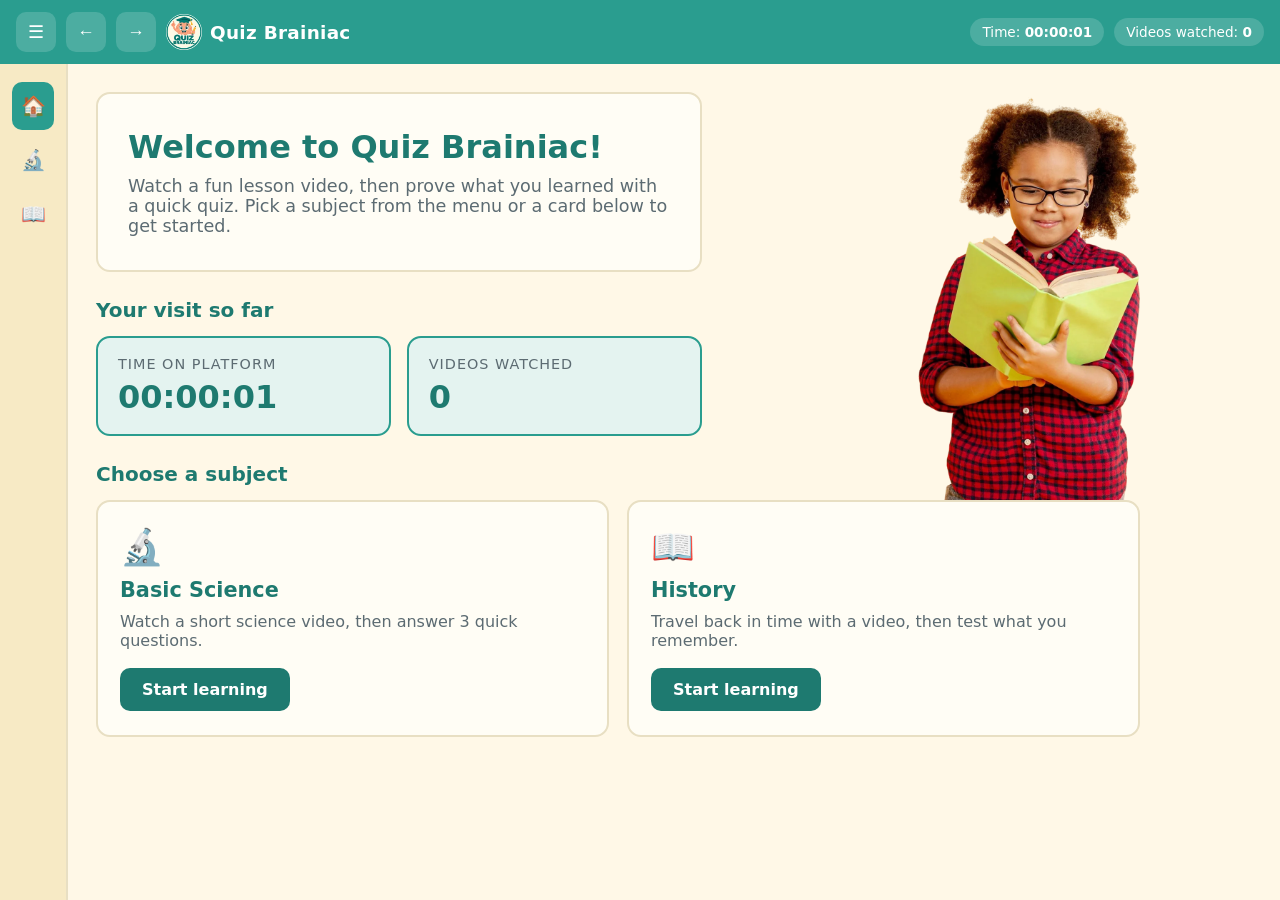
<file: index.html>
<!DOCTYPE html>
<html lang="en">
<head>
  <meta charset="UTF-8">
  <meta name="viewport" content="width=device-width, initial-scale=1.0">
  <title>Quiz Brainiac — Fun Learning for Kids</title>
  <meta name="description" content="Quiz Brainiac: watch short lesson videos and take fun quizzes in Basic Science and History.">
  <link rel="stylesheet" href="styles.css">
</head>
<body class="sidebar-collapsed" data-page="home">

  <header class="site-header">
    <button class="header-btn" data-action="toggle-sidebar" aria-label="Toggle menu" aria-controls="sidebar" aria-expanded="false">&#9776;</button>
    <button class="header-btn" data-action="go-back" aria-label="Go back">&#8592;</button>
    <button class="header-btn" data-action="go-forward" aria-label="Go forward">&#8594;</button>
    <a class="logo" href="index.html" aria-label="Quiz Brainiac"><img class="logo-badge" src="logo.webp" alt=""> <span class="logo-text">Quiz Brainiac</span></a>
    <div class="header-stats">
      <span class="stat-pill"><span class="stat-label">Time: </span><strong data-stat="time">00:00:00</strong></span>
      <span class="stat-pill"><span class="stat-label">Videos watched: </span><strong data-stat="videos">0</strong></span>
    </div>
  </header>

  <div class="layout">
    <aside class="sidebar" id="sidebar">
      <p class="sidebar-label">Menu</p>
      <nav class="sidebar-nav" aria-label="Main navigation">
        <a class="nav-link" href="index.html" data-nav="home">
          <span class="nav-icon">&#127968;</span><span class="nav-text">Home</span>
        </a>
        <a class="nav-link" href="basic-science.html" data-nav="science">
          <span class="nav-icon">&#128300;</span><span class="nav-text">Basic Science</span>
        </a>
        <a class="nav-link" href="history.html" data-nav="history">
          <span class="nav-icon">&#128214;</span><span class="nav-text">History</span>
        </a>
      </nav>
    </aside>
    <div class="sidebar-overlay"></div>

    <main class="main landing">
      <section class="hero">
        <h1>Welcome to Quiz Brainiac!</h1>
        <p>Watch a fun lesson video, then prove what you learned with a quick quiz. Pick a subject from the menu or a card below to get started.</p>
      </section>

      <section aria-labelledby="stats-heading">
        <h2 class="section-title" id="stats-heading">Your visit so far</h2>
        <div class="stat-cards">
          <div class="stat-card">
            <p class="stat-name">Time on platform</p>
            <p class="stat-value" data-stat="time">00:00:00</p>
          </div>
          <div class="stat-card">
            <p class="stat-name">Videos watched</p>
            <p class="stat-value" data-stat="videos">0</p>
          </div>
        </div>
      </section>

      <section class="subjects-section" aria-labelledby="subjects-heading">
        <h2 class="section-title" id="subjects-heading">Choose a subject</h2>
        <div class="subject-grid">
          <a class="subject-card" href="basic-science.html">
            <span class="subject-emoji">&#128300;</span>
            <h3>Basic Science</h3>
            <p>Watch a short science video, then answer 3 quick questions.</p>
            <span class="btn btn-primary card-cta">Start learning</span>
          </a>
          <img class="landing-mascot" src="girl-standing.webp" alt="" aria-hidden="true">
          <a class="subject-card" href="history.html">
            <span class="subject-emoji">&#128214;</span>
            <h3>History</h3>
            <p>Travel back in time with a video, then test what you remember.</p>
            <span class="btn btn-primary card-cta">Start learning</span>
          </a>
        </div>
      </section>
    </main>
  </div>

  <script src="app.js"></script>
</body>
</html>
</file>
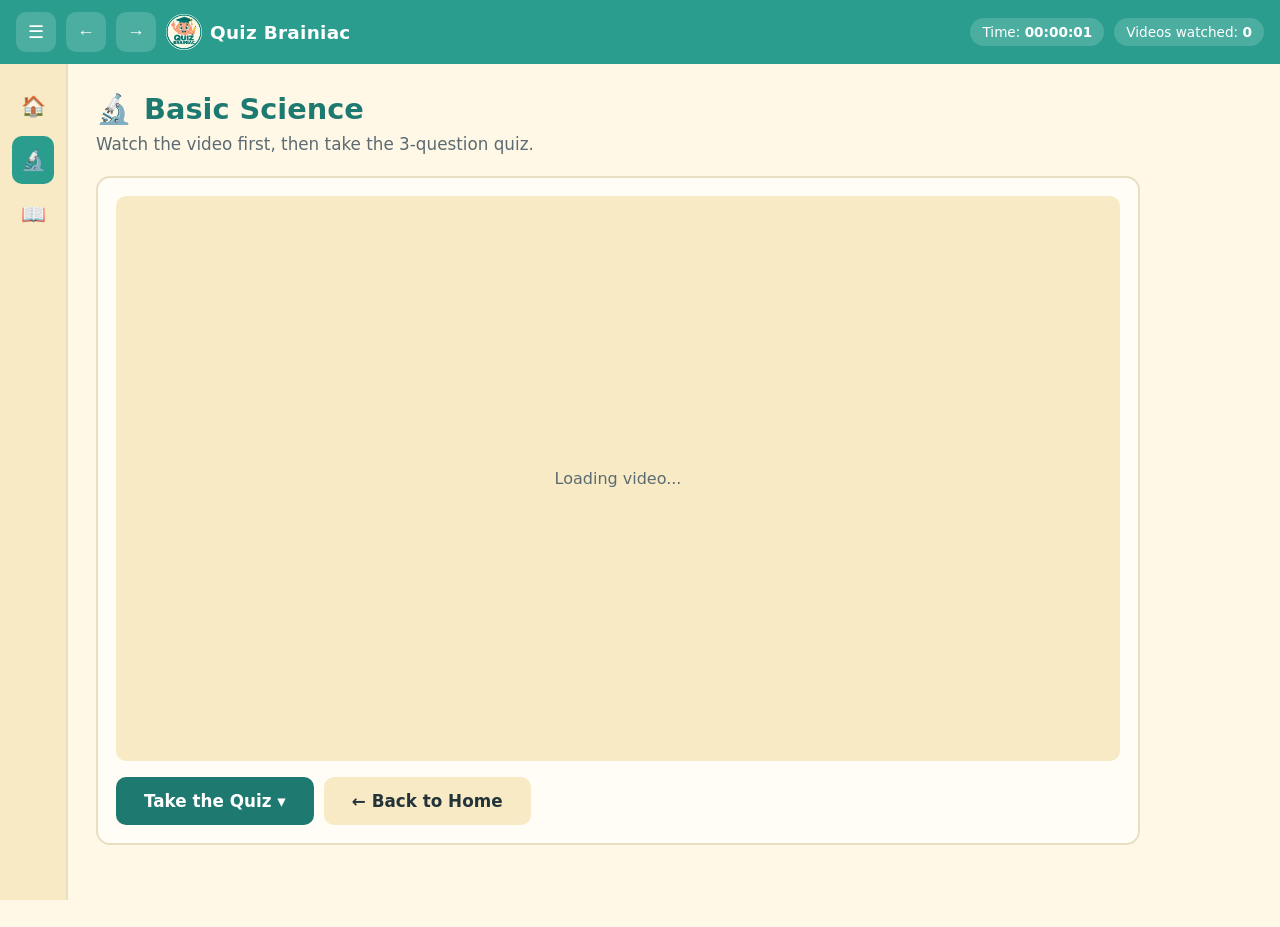
<file: basic-science.html>
<!DOCTYPE html>
<html lang="en">
<head>
  <meta charset="UTF-8">
  <meta name="viewport" content="width=device-width, initial-scale=1.0">
  <title>Basic Science — Quiz Brainiac</title>
  <meta name="referrer" content="strict-origin-when-cross-origin">
  <link rel="stylesheet" href="styles.css">
</head>
<body class="sidebar-collapsed" data-page="science" data-subject="science" data-video-id="xccen5KIlFc">

  <header class="site-header">
    <button class="header-btn" data-action="toggle-sidebar" aria-label="Toggle menu" aria-controls="sidebar" aria-expanded="false">&#9776;</button>
    <button class="header-btn" data-action="go-back" aria-label="Go back">&#8592;</button>
    <button class="header-btn" data-action="go-forward" aria-label="Go forward">&#8594;</button>
    <a class="logo" href="index.html" aria-label="Quiz Brainiac"><img class="logo-badge" src="logo.webp" alt=""> <span class="logo-text">Quiz Brainiac</span></a>
    <div class="header-stats">
      <span class="stat-pill"><span class="stat-label">Time: </span><strong data-stat="time">00:00:00</strong></span>
      <span class="stat-pill"><span class="stat-label">Videos watched: </span><strong data-stat="videos">0</strong></span>
    </div>
  </header>

  <div class="layout">
    <aside class="sidebar" id="sidebar">
      <p class="sidebar-label">Menu</p>
      <nav class="sidebar-nav" aria-label="Main navigation">
        <a class="nav-link" href="index.html" data-nav="home">
          <span class="nav-icon">&#127968;</span><span class="nav-text">Home</span>
        </a>
        <a class="nav-link" href="basic-science.html" data-nav="science">
          <span class="nav-icon">&#128300;</span><span class="nav-text">Basic Science</span>
        </a>
        <a class="nav-link" href="history.html" data-nav="history">
          <span class="nav-icon">&#128214;</span><span class="nav-text">History</span>
        </a>
      </nav>
    </aside>
    <div class="sidebar-overlay"></div>

    <main class="main">
      <h1 class="page-title"><span aria-hidden="true">&#128300;</span> Basic Science</h1>
      <p class="page-subtitle">Watch the video first, then take the 3-question quiz.</p>

      <section class="video-card" aria-label="Lesson video">
        <div class="video-frame" id="player"></div>
        <div class="video-actions">
          <button class="btn btn-primary btn-large" id="reveal-quiz">Take the Quiz &#9662;</button>
          <a class="btn btn-cream btn-large" href="index.html">&#8592; Back to Home</a>
        </div>
      </section>

      <section class="quiz-section" id="quiz-section" hidden aria-labelledby="quiz-heading">
        <h2 id="quiz-heading">Quiz time!</h2>
        <p class="quiz-intro">Answer all 3 questions, then submit to see your score.</p>
        <div id="quiz-root"></div>
      </section>
    </main>
  </div>

  <script src="app.js"></script>
  <script src="quizzes.js"></script>
</body>
</html>
</file>
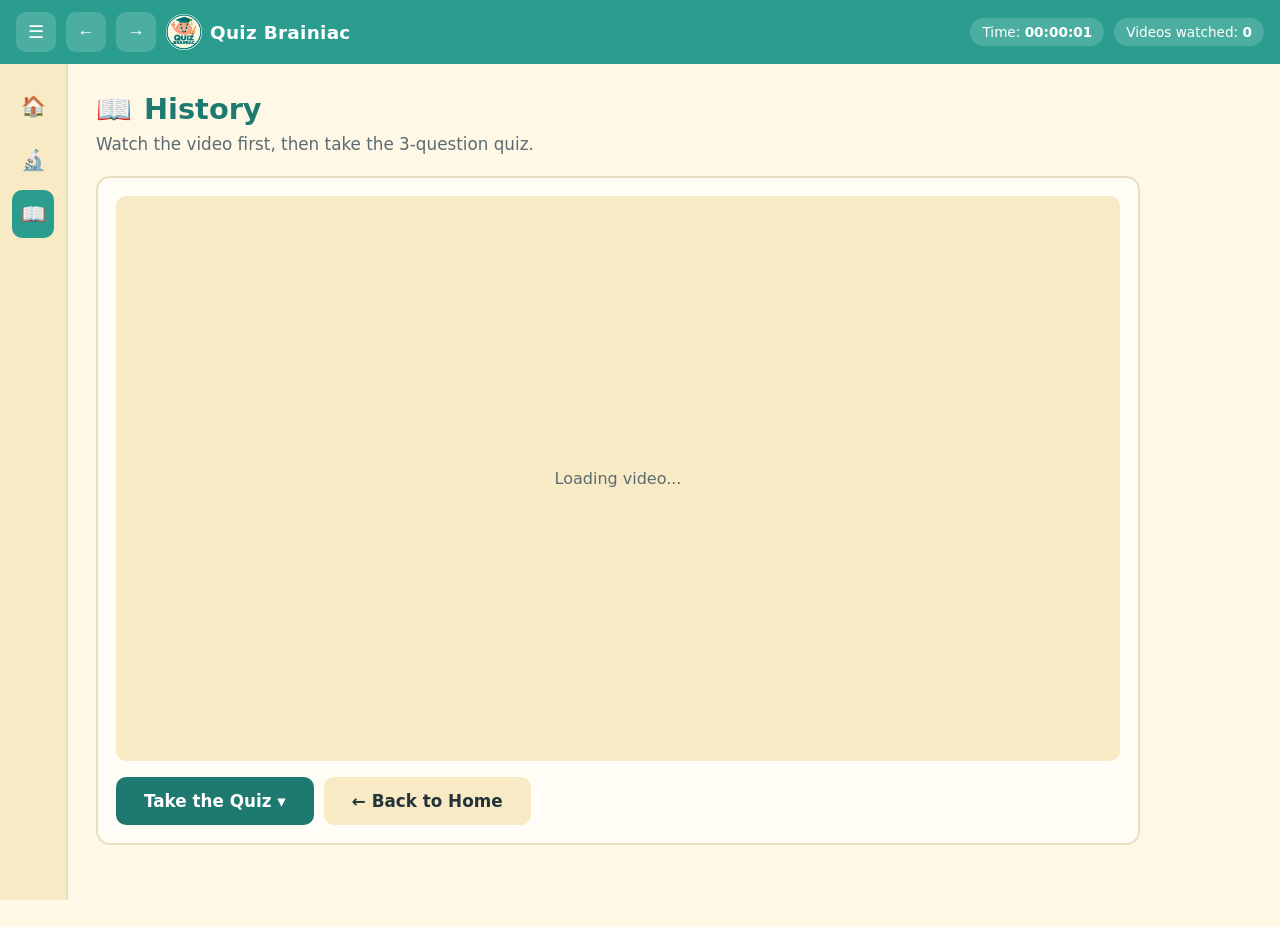
<file: history.html>
<!DOCTYPE html>
<html lang="en">
<head>
  <meta charset="UTF-8">
  <meta name="viewport" content="width=device-width, initial-scale=1.0">
  <title>History — Quiz Brainiac</title>
  <meta name="referrer" content="strict-origin-when-cross-origin">
  <link rel="stylesheet" href="styles.css">
</head>
<body class="sidebar-collapsed" data-page="history" data-subject="history" data-video-id="P8QUFuXqy3s">

  <header class="site-header">
    <button class="header-btn" data-action="toggle-sidebar" aria-label="Toggle menu" aria-controls="sidebar" aria-expanded="false">&#9776;</button>
    <button class="header-btn" data-action="go-back" aria-label="Go back">&#8592;</button>
    <button class="header-btn" data-action="go-forward" aria-label="Go forward">&#8594;</button>
    <a class="logo" href="index.html" aria-label="Quiz Brainiac"><img class="logo-badge" src="logo.webp" alt=""> <span class="logo-text">Quiz Brainiac</span></a>
    <div class="header-stats">
      <span class="stat-pill"><span class="stat-label">Time: </span><strong data-stat="time">00:00:00</strong></span>
      <span class="stat-pill"><span class="stat-label">Videos watched: </span><strong data-stat="videos">0</strong></span>
    </div>
  </header>

  <div class="layout">
    <aside class="sidebar" id="sidebar">
      <p class="sidebar-label">Menu</p>
      <nav class="sidebar-nav" aria-label="Main navigation">
        <a class="nav-link" href="index.html" data-nav="home">
          <span class="nav-icon">&#127968;</span><span class="nav-text">Home</span>
        </a>
        <a class="nav-link" href="basic-science.html" data-nav="science">
          <span class="nav-icon">&#128300;</span><span class="nav-text">Basic Science</span>
        </a>
        <a class="nav-link" href="history.html" data-nav="history">
          <span class="nav-icon">&#128214;</span><span class="nav-text">History</span>
        </a>
      </nav>
    </aside>
    <div class="sidebar-overlay"></div>

    <main class="main">
      <h1 class="page-title"><span aria-hidden="true">&#128214;</span> History</h1>
      <p class="page-subtitle">Watch the video first, then take the 3-question quiz.</p>

      <section class="video-card" aria-label="Lesson video">
        <div class="video-frame" id="player"></div>
        <div class="video-actions">
          <button class="btn btn-primary btn-large" id="reveal-quiz">Take the Quiz &#9662;</button>
          <a class="btn btn-cream btn-large" href="index.html">&#8592; Back to Home</a>
        </div>
      </section>

      <section class="quiz-section" id="quiz-section" hidden aria-labelledby="quiz-heading">
        <h2 id="quiz-heading">Quiz time!</h2>
        <p class="quiz-intro">Answer all 3 questions, then submit to see your score.</p>
        <div id="quiz-root"></div>
      </section>
    </main>
  </div>

  <script src="app.js"></script>
  <script src="quizzes.js"></script>
</body>
</html>
</file>
<file: styles.css>
:root {
  --cerulean: #2a9d8f;
  --cerulean-deep: #1e7a70;
  --cerulean-soft: #e4f3f0;
  --cream: #fff8e7;
  --cream-deep: #f7eac5;
  --card: #fffdf5;
  --ink: #243339;
  --ink-soft: #5c6b72;
  --line: #e8dfc3;
  --success: #2f9e63;
  --success-soft: #e5f5ec;
  --danger: #c74b50;
  --danger-soft: #fdeaea;
  --radius: 14px;
  --radius-sm: 10px;
  --sidebar-width: 228px;
  --sidebar-rail: 68px;
  --header-height: 64px;
  --font: "Trebuchet MS", "Segoe UI", system-ui, sans-serif;
}

* {
  box-sizing: border-box;
}

html,
body {
  margin: 0;
  padding: 0;
}

body {
  font-family: var(--font);
  background: var(--cream);
  color: var(--ink);
  min-height: 100vh;
}

img,
iframe {
  max-width: 100%;
}

a {
  color: var(--cerulean-deep);
}

:focus-visible {
  outline: 3px solid var(--cerulean-deep);
  outline-offset: 2px;
}

/* ---------- Header ---------- */

.site-header {
  position: fixed;
  top: 0;
  left: 0;
  right: 0;
  height: var(--header-height);
  background: var(--cerulean);
  color: #fff;
  display: flex;
  align-items: center;
  gap: 10px;
  padding: 0 16px;
  z-index: 40;
}

.header-btn {
  background: rgba(255, 255, 255, 0.16);
  border: none;
  color: #fff;
  font-size: 1.1rem;
  min-width: 40px;
  height: 40px;
  border-radius: var(--radius-sm);
  cursor: pointer;
  display: inline-flex;
  align-items: center;
  justify-content: center;
  transition: background 0.15s ease;
}

.header-btn:hover {
  background: rgba(255, 255, 255, 0.3);
}

.header-btn:disabled {
  opacity: 0.4;
  cursor: not-allowed;
}

.logo {
  font-size: 1.15rem;
  font-weight: 700;
  letter-spacing: 0.3px;
  text-decoration: none;
  color: #fff;
  white-space: nowrap;
  margin-right: auto;
  display: inline-flex;
  align-items: center;
  gap: 8px;
}

.logo-badge {
  width: 36px;
  height: 36px;
  border-radius: 50%;
  object-fit: cover;
  flex: none;
}

.header-stats {
  display: flex;
  gap: 10px;
  align-items: center;
}

.stat-pill {
  background: rgba(255, 255, 255, 0.16);
  border-radius: 999px;
  padding: 6px 12px;
  font-size: 0.85rem;
  white-space: nowrap;
}

.stat-pill strong {
  font-variant-numeric: tabular-nums;
}

/* ---------- Layout ---------- */

.layout {
  display: flex;
  padding-top: var(--header-height);
  min-height: 100vh;
}

.sidebar {
  position: fixed;
  top: var(--header-height);
  bottom: 0;
  left: 0;
  width: var(--sidebar-width);
  background: var(--cream-deep);
  border-right: 2px solid var(--line);
  padding: 18px 12px;
  overflow-y: auto;
  z-index: 30;
  transition: width 0.2s ease, transform 0.2s ease;
}

.sidebar-label {
  font-size: 0.72rem;
  text-transform: uppercase;
  letter-spacing: 1.2px;
  color: var(--ink-soft);
  padding: 0 10px 10px;
  margin: 0;
  white-space: nowrap;
  overflow: hidden;
}

.sidebar-nav {
  display: flex;
  flex-direction: column;
  gap: 6px;
}

.nav-link {
  display: flex;
  align-items: center;
  gap: 12px;
  padding: 12px 12px;
  border-radius: var(--radius-sm);
  text-decoration: none;
  color: var(--ink);
  font-size: 1rem;
  font-weight: 600;
  white-space: nowrap;
  overflow: hidden;
  transition: background 0.15s ease;
}

.nav-link:hover {
  background: rgba(42, 157, 143, 0.14);
}

.nav-link.active {
  background: var(--cerulean);
  color: #fff;
}

.nav-icon {
  font-size: 1.25rem;
  flex: 0 0 auto;
  width: 28px;
  text-align: center;
}

body.sidebar-collapsed .sidebar {
  width: var(--sidebar-rail);
}

body.sidebar-collapsed .sidebar-label,
body.sidebar-collapsed .nav-text {
  display: none;
}

body.sidebar-collapsed .nav-link {
  justify-content: center;
  padding: 12px 8px;
}

.main {
  flex: 1;
  margin-left: var(--sidebar-width);
  padding: 28px 28px 60px;
  transition: margin-left 0.2s ease;
  max-width: 1100px;
}

body.sidebar-collapsed .main {
  margin-left: var(--sidebar-rail);
}

.sidebar-overlay {
  display: none;
}

/* ---------- Buttons ---------- */

.btn {
  display: inline-flex;
  align-items: center;
  justify-content: center;
  gap: 8px;
  border: none;
  border-radius: var(--radius-sm);
  padding: 12px 22px;
  font-family: inherit;
  font-size: 1rem;
  font-weight: 700;
  cursor: pointer;
  text-decoration: none;
  transition: background 0.15s ease, transform 0.1s ease;
}

.btn:active {
  transform: translateY(1px);
}

.btn-primary {
  background: var(--cerulean-deep);
  color: #fff;
}

.btn-primary:hover {
  background: #17665d;
}

.btn-cream {
  background: var(--cream-deep);
  color: var(--ink);
}

.btn-cream:hover {
  background: #f0ddad;
}

.btn-large {
  padding: 14px 28px;
  font-size: 1.05rem;
}

/* ---------- Cards & page pieces ---------- */

.hero {
  background: var(--card);
  border: 2px solid var(--line);
  border-radius: var(--radius);
  padding: 34px 30px;
  margin-bottom: 26px;
}

.hero h1 {
  margin: 0 0 10px;
  font-size: 2rem;
  color: var(--cerulean-deep);
}

.hero p {
  margin: 0;
  color: var(--ink-soft);
  font-size: 1.1rem;
  max-width: 55ch;
}

.section-title {
  font-size: 1.25rem;
  margin: 0 0 14px;
  color: var(--cerulean-deep);
}

.stat-cards {
  display: grid;
  grid-template-columns: repeat(auto-fit, minmax(220px, 1fr));
  gap: 16px;
  margin-bottom: 26px;
}

.stat-card {
  background: var(--cerulean-soft);
  border: 2px solid var(--cerulean);
  border-radius: var(--radius);
  padding: 18px 20px;
}

.stat-card .stat-name {
  margin: 0 0 6px;
  font-size: 0.9rem;
  color: var(--ink-soft);
  text-transform: uppercase;
  letter-spacing: 1px;
}

.stat-card .stat-value {
  margin: 0;
  font-size: 2rem;
  font-weight: 700;
  color: var(--cerulean-deep);
  font-variant-numeric: tabular-nums;
}

.subject-grid {
  display: grid;
  grid-template-columns: repeat(auto-fit, minmax(260px, 1fr));
  gap: 18px;
}

.subject-card {
  position: relative;
  z-index: 1;
  background: var(--card);
  border: 2px solid var(--line);
  border-radius: var(--radius);
  padding: 24px 22px;
  display: flex;
  flex-direction: column;
  gap: 10px;
  text-decoration: none;
  color: var(--ink);
  transition: border-color 0.15s ease, transform 0.15s ease;
}

.subject-card:hover {
  border-color: var(--cerulean);
  transform: translateY(-2px);
}

.subject-card .subject-emoji {
  font-size: 2.2rem;
}

.subject-card h3 {
  margin: 0;
  font-size: 1.3rem;
  color: var(--cerulean-deep);
}

.subject-card p {
  margin: 0;
  color: var(--ink-soft);
  flex: 1;
}

.subject-card .card-cta {
  margin-top: 8px;
  align-self: flex-start;
}

/* ---------- Landing mascot image ---------- */

.subjects-section {
  position: relative;
}

.landing-mascot {
  z-index: 0;
  pointer-events: none;
  user-select: none;
}

@media (min-width: 1000px) {
  .landing .hero,
  .landing .stat-cards {
    max-width: 58%;
  }

  .landing-mascot {
    position: absolute;
    right: 0;
    bottom: 140px;
    height: 500px;
    width: auto;
    display: block;
  }
}

@media (max-width: 999px) {
  .subject-grid {
    grid-template-columns: 1fr;
  }

  .landing-mascot {
    display: block;
    height: 440px;
    width: auto;
    margin: 14px auto -48px;
  }
}

/* ---------- Subject / lesson page ---------- */

.page-title {
  display: flex;
  align-items: center;
  gap: 12px;
  font-size: 1.8rem;
  margin: 0 0 8px;
  color: var(--cerulean-deep);
}

.page-subtitle {
  margin: 0 0 22px;
  color: var(--ink-soft);
  font-size: 1.05rem;
}

.video-card {
  background: var(--card);
  border: 2px solid var(--line);
  border-radius: var(--radius);
  padding: 18px;
  margin-bottom: 22px;
}

.video-frame {
  position: relative;
  width: 100%;
  aspect-ratio: 16 / 9;
  background: var(--cream-deep);
  border-radius: var(--radius-sm);
  overflow: hidden;
}

.video-frame iframe {
  position: absolute;
  inset: 0;
  width: 100%;
  height: 100%;
  border: 0;
}

.video-placeholder,
.video-fallback {
  position: absolute;
  inset: 0;
  display: flex;
  flex-direction: column;
  align-items: center;
  justify-content: center;
  gap: 8px;
  text-align: center;
  padding: 20px;
  color: var(--ink-soft);
  font-size: 1rem;
}

.video-fallback {
  background: var(--cream-deep);
}

.video-fallback .fallback-hint {
  font-size: 0.88rem;
  max-width: 52ch;
  margin: 4px 0 0;
}

.video-fallback code {
  background: rgba(30, 122, 112, 0.14);
  color: var(--cerulean-deep);
  padding: 2px 6px;
  border-radius: 6px;
  font-size: 0.92em;
}

.video-actions {
  margin-top: 16px;
  display: flex;
  gap: 10px;
  flex-wrap: wrap;
}

/* ---------- Quiz ---------- */

.quiz-section {
  background: var(--card);
  border: 2px solid var(--line);
  border-radius: var(--radius);
  padding: 24px 22px;
}

.quiz-section h2 {
  margin: 0 0 6px;
  color: var(--cerulean-deep);
}

.quiz-intro {
  margin: 0 0 20px;
  color: var(--ink-soft);
}

.question-card {
  background: var(--cream);
  border: 2px solid var(--line);
  border-radius: var(--radius-sm);
  padding: 18px 18px 14px;
  margin-bottom: 16px;
}

.question-card.unanswered {
  border-color: var(--danger);
  background: var(--danger-soft);
}

.question-card fieldset {
  border: none;
  margin: 0;
  padding: 0;
}

.question-card legend {
  font-size: 1.05rem;
  font-weight: 700;
  padding: 0 0 12px;
  color: var(--ink);
}

.question-number {
  color: var(--cerulean-deep);
  margin-right: 6px;
}

.options-list {
  display: flex;
  flex-direction: column;
  gap: 8px;
}

.option {
  display: flex;
  align-items: center;
  gap: 10px;
  background: var(--card);
  border: 2px solid var(--line);
  border-radius: var(--radius-sm);
  padding: 11px 14px;
  cursor: pointer;
  font-size: 1rem;
  transition: border-color 0.12s ease, background 0.12s ease;
}

.option:hover {
  border-color: var(--cerulean);
}

.option input {
  accent-color: var(--cerulean-deep);
  width: 18px;
  height: 18px;
  margin: 0;
  flex: 0 0 auto;
}

.option:has(input:checked) {
  border-color: var(--cerulean);
  background: var(--cerulean-soft);
  font-weight: 600;
}

.quiz-message {
  margin: 4px 0 14px;
  padding: 12px 14px;
  border-radius: var(--radius-sm);
  font-weight: 600;
  background: var(--danger-soft);
  color: var(--danger);
}

.quiz-message:empty {
  display: none;
}

.quiz-actions {
  display: flex;
  gap: 10px;
  flex-wrap: wrap;
}

/* ---------- Results ---------- */

.results-score {
  background: var(--cerulean-soft);
  border: 2px solid var(--cerulean);
  border-radius: var(--radius);
  padding: 22px;
  text-align: center;
  margin-bottom: 18px;
}

.results-score .score-number {
  margin: 0;
  font-size: 2rem;
  font-weight: 700;
  color: var(--cerulean-deep);
}

.results-score .score-cheer {
  margin: 8px 0 0;
  color: var(--ink);
  font-size: 1.1rem;
}

.result-list {
  list-style: none;
  margin: 0 0 18px;
  padding: 0;
  display: flex;
  flex-direction: column;
  gap: 12px;
}

.result-item {
  border: 2px solid var(--line);
  border-radius: var(--radius-sm);
  padding: 14px 16px;
  background: var(--cream);
}

.result-item.is-correct {
  border-color: var(--success);
  background: var(--success-soft);
}

.result-item.is-wrong {
  border-color: var(--danger);
  background: var(--danger-soft);
}

.result-item .result-verdict {
  font-weight: 700;
  margin: 0 0 6px;
}

.result-item.is-correct .result-verdict {
  color: var(--success);
}

.result-item.is-wrong .result-verdict {
  color: var(--danger);
}

.result-item .result-question {
  margin: 0 0 4px;
  font-weight: 600;
}

.result-item .result-detail {
  margin: 0;
  color: var(--ink-soft);
  font-size: 0.95rem;
}

/* ---------- Responsive ---------- */

@media (max-width: 900px) {
  .stat-pill span.stat-label {
    display: none;
  }
}

@media (max-width: 768px) {
  .main {
    margin-left: 0 !important;
    padding: 20px 16px 50px;
  }

  .sidebar {
    width: var(--sidebar-width);
    transform: translateX(-105%);
    box-shadow: 4px 0 16px rgba(0, 0, 0, 0.12);
  }

  body.sidebar-collapsed .sidebar {
    width: var(--sidebar-width);
  }

  body.sidebar-collapsed .sidebar-label,
  body.sidebar-collapsed .nav-text {
    display: initial;
  }

  body.sidebar-collapsed .nav-link {
    justify-content: flex-start;
    padding: 12px;
  }

  body.sidebar-open .sidebar {
    transform: translateX(0);
  }

  body.sidebar-open .sidebar-overlay {
    display: block;
    position: fixed;
    inset: var(--header-height) 0 0 0;
    background: rgba(36, 51, 57, 0.45);
    z-index: 20;
  }

  .logo {
    font-size: 1rem;
  }

  .hero {
    padding: 24px 18px;
  }

  .hero h1 {
    font-size: 1.55rem;
  }
}

@media (max-width: 600px) {
  .site-header {
    gap: 6px;
    padding: 0 10px;
  }

  .header-btn {
    min-width: 34px;
    width: 34px;
    height: 34px;
    font-size: 1rem;
  }

  .logo-text {
    display: none;
  }

  .stat-pill {
    padding: 5px 8px;
    font-size: 0.78rem;
  }
}

@media (prefers-reduced-motion: reduce) {
  *,
  *::before,
  *::after {
    transition: none !important;
  }
}
</file>
